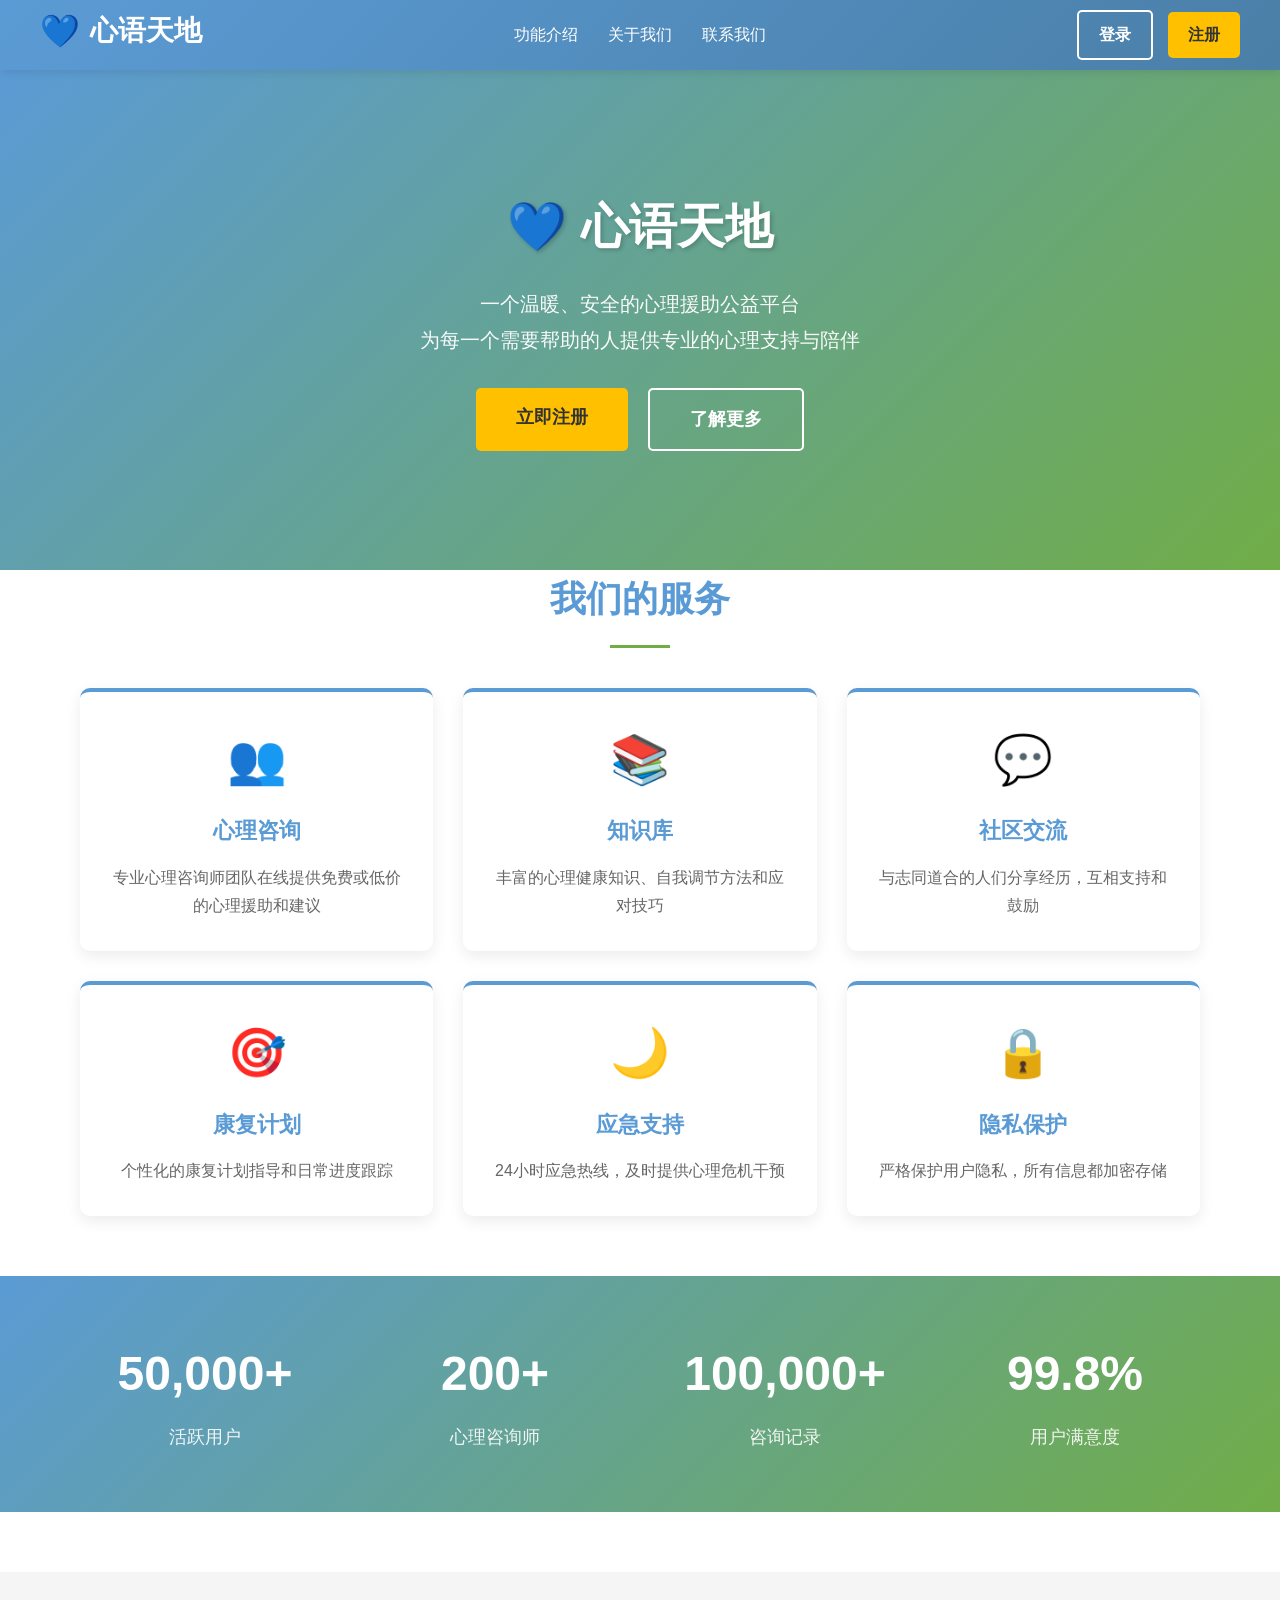
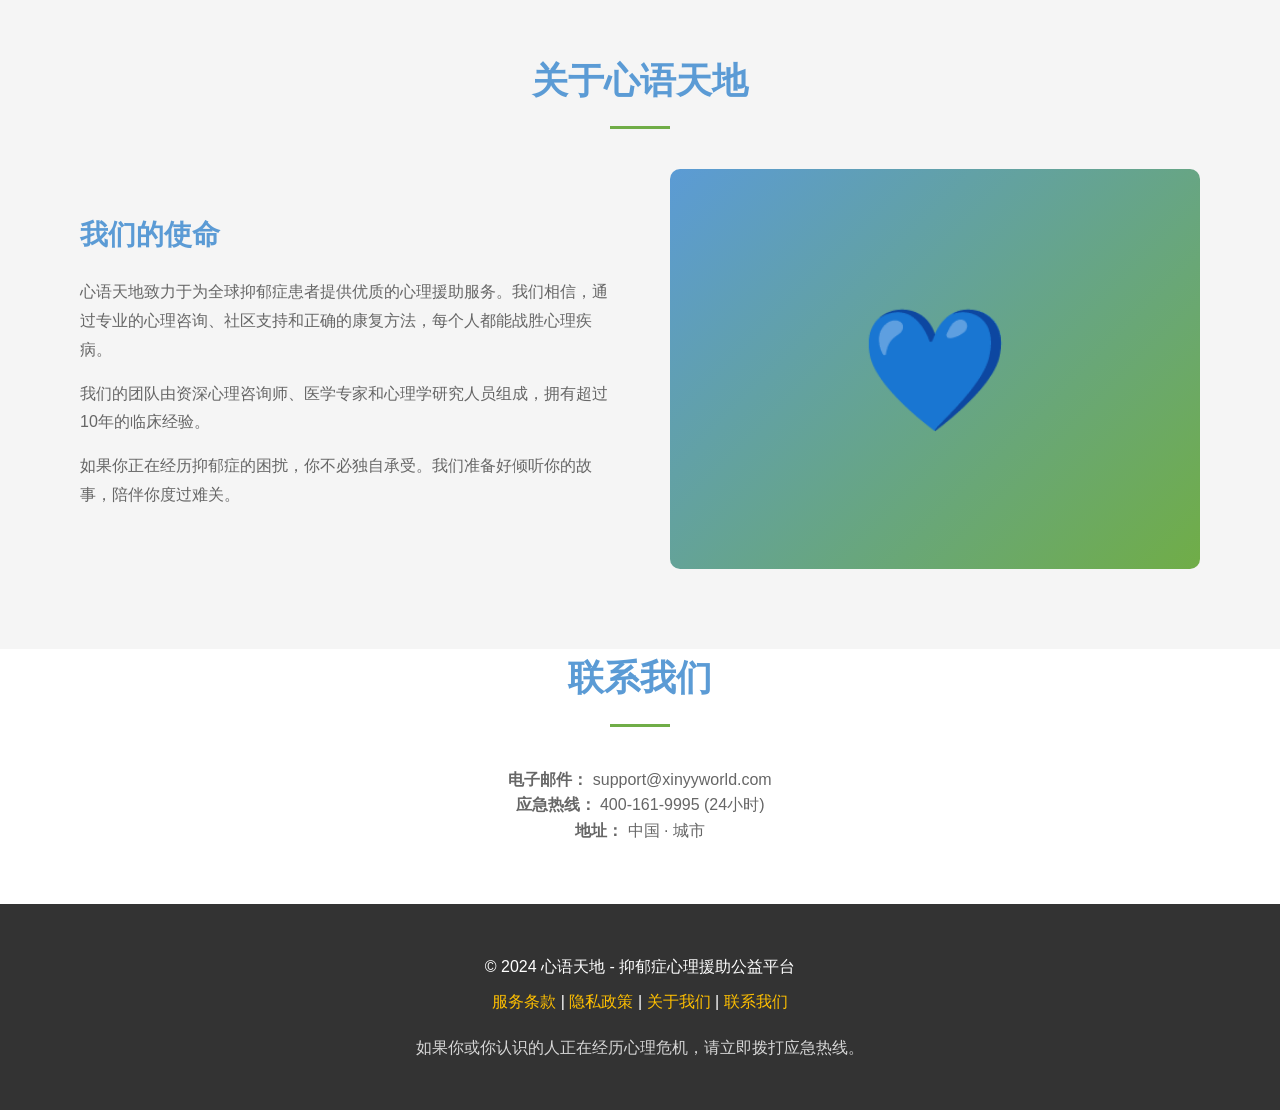
<file: templates/home.html>
<!DOCTYPE html>
<html lang="zh-CN">
<head>
    <meta charset="UTF-8">
    <meta name="viewport" content="width=device-width, initial-scale=1.0">
    <title>心语天地 - 抑郁症心理援助公益平台</title>
    <style>
        * {
            margin: 0;
            padding: 0;
            box-sizing: border-box;
        }

        :root {
            --primary-color: #5B9BD5;
            --secondary-color: #70AD47;
            --accent-color: #FFC000;
            --text-dark: #333333;
            --text-light: #666666;
            --bg-light: #F5F5F5;
            --border-color: #E0E0E0;
        }

        body {
            font-family: 'Segoe UI', Tahoma, Geneva, Verdana, sans-serif;
            color: var(--text-dark);
            line-height: 1.6;
            background-color: #fff;
        }

        /* 导航栏 */
        nav {
            background: linear-gradient(135deg, var(--primary-color) 0%, #4a7fa7 100%);
            padding: 0 40px;
            display: flex;
            justify-content: space-between;
            align-items: center;
            height: 70px;
            box-shadow: 0 2px 10px rgba(0,0,0,0.1);
            position: sticky;
            top: 0;
            z-index: 100;
        }

        .logo {
            font-size: 28px;
            font-weight: 700;
            color: white;
            text-decoration: none;
            display: flex;
            align-items: center;
            gap: 10px;
        }

        .logo-icon {
            font-size: 32px;
        }

        nav ul {
            display: flex;
            list-style: none;
            gap: 30px;
        }

        nav a {
            color: white;
            text-decoration: none;
            font-weight: 500;
            transition: 0.3s;
            border-bottom: 2px solid transparent;
            padding-bottom: 5px;
        }

        nav a:hover {
            border-bottom-color: var(--accent-color);
        }

        .nav-right {
            display: flex;
            gap: 15px;
            align-items: center;
        }

        .btn {
            padding: 10px 20px;
            border-radius: 5px;
            border: none;
            cursor: pointer;
            font-weight: 600;
            transition: 0.3s;
            text-decoration: none;
            display: inline-block;
        }

        .btn-primary {
            background-color: var(--accent-color);
            color: var(--text-dark);
        }

        .btn-primary:hover {
            background-color: #FFB400;
            transform: translateY(-2px);
        }

        .btn-secondary {
            background-color: transparent;
            color: white;
            border: 2px solid white;
        }

        .btn-secondary:hover {
            background-color: white;
            color: var(--primary-color);
        }

        /* Hero Section */
        .hero {
            background: linear-gradient(135deg, var(--primary-color) 0%, #70AD47 100%);
            color: white;
            padding: 80px 40px;
            text-align: center;
            min-height: 500px;
            display: flex;
            flex-direction: column;
            justify-content: center;
            align-items: center;
        }

        .hero h1 {
            font-size: 48px;
            margin-bottom: 20px;
            font-weight: 800;
            text-shadow: 2px 2px 4px rgba(0,0,0,0.2);
        }

        .hero p {
            font-size: 20px;
            margin-bottom: 30px;
            max-width: 600px;
            line-height: 1.8;
            opacity: 0.95;
        }

        .hero-buttons {
            display: flex;
            gap: 20px;
            justify-content: center;
            flex-wrap: wrap;
        }

        .btn-large {
            padding: 15px 40px;
            font-size: 18px;
        }

        /* 主要内容区 */
        .container {
            max-width: 1200px;
            margin: 0 auto;
            padding: 0 40px;
        }

        section {
            padding: 80px 40px;
        }

        section h2 {
            font-size: 36px;
            margin-bottom: 40px;
            text-align: center;
            color: var(--primary-color);
            position: relative;
            padding-bottom: 20px;
        }

        section h2::after {
            content: '';
            position: absolute;
            bottom: 0;
            left: 50%;
            transform: translateX(-50%);
            width: 60px;
            height: 3px;
            background: var(--secondary-color);
        }

        /* 特性卡片 */
        .features {
            display: grid;
            grid-template-columns: repeat(auto-fit, minmax(280px, 1fr));
            gap: 30px;
            margin-top: 40px;
        }

        .feature-card {
            background: white;
            border-radius: 10px;
            padding: 30px;
            text-align: center;
            box-shadow: 0 5px 15px rgba(0,0,0,0.08);
            transition: all 0.3s ease;
            border-top: 4px solid var(--primary-color);
        }

        .feature-card:hover {
            transform: translateY(-10px);
            box-shadow: 0 10px 25px rgba(0,0,0,0.15);
        }

        .feature-icon {
            font-size: 48px;
            margin-bottom: 15px;
        }

        .feature-card h3 {
            font-size: 22px;
            margin-bottom: 15px;
            color: var(--primary-color);
        }

        .feature-card p {
            color: var(--text-light);
            line-height: 1.8;
        }

        /* 统计数据 */
        .stats {
            background: linear-gradient(135deg, var(--primary-color) 0%, #70AD47 100%);
            color: white;
            padding: 60px 40px;
            margin: 60px 0;
        }

        .stats-grid {
            display: grid;
            grid-template-columns: repeat(auto-fit, minmax(200px, 1fr));
            gap: 40px;
            text-align: center;
        }

        .stat-item h3 {
            font-size: 48px;
            margin-bottom: 10px;
            font-weight: 700;
        }

        .stat-item p {
            font-size: 18px;
            opacity: 0.9;
        }

        /* 关于区域 */
        .about-section {
            background: var(--bg-light);
        }

        .about-content {
            display: grid;
            grid-template-columns: 1fr 1fr;
            gap: 60px;
            align-items: center;
            margin-top: 40px;
        }

        .about-text h3 {
            font-size: 28px;
            color: var(--primary-color);
            margin-bottom: 20px;
        }

        .about-text p {
            margin-bottom: 15px;
            color: var(--text-light);
            line-height: 1.8;
        }

        .about-image {
            background: linear-gradient(135deg, var(--primary-color) 0%, #70AD47 100%);
            border-radius: 10px;
            height: 400px;
            display: flex;
            align-items: center;
            justify-content: center;
            font-size: 120px;
            color: white;
        }

        /* 底部 */
        footer {
            background: var(--text-dark);
            color: white;
            text-align: center;
            padding: 40px;
            margin-top: 60px;
        }

        footer p {
            margin: 10px 0;
        }

        footer a {
            color: var(--accent-color);
            text-decoration: none;
        }

        footer a:hover {
            text-decoration: underline;
        }

        /* 响应式设计 */
        @media (max-width: 768px) {
            nav {
                padding: 0 20px;
                flex-direction: column;
                height: auto;
                gap: 15px;
            }

            nav ul {
                gap: 15px;
                flex-wrap: wrap;
                justify-content: center;
            }

            .hero {
                padding: 50px 20px;
                min-height: auto;
            }

            .hero h1 {
                font-size: 32px;
            }

            .hero p {
                font-size: 16px;
            }

            section {
                padding: 40px 20px;
            }

            section h2 {
                font-size: 28px;
            }

            .about-content {
                grid-template-columns: 1fr;
                gap: 30px;
            }

            .about-image {
                height: 300px;
                font-size: 80px;
            }

            .hero-buttons {
                flex-direction: column;
            }

            .btn {
                width: 100%;
                text-align: center;
            }
        }
    </style>
</head>
<body>
    <!-- 导航栏 -->
    <nav>
        <a href="/" class="logo">
            <span class="logo-icon">💙</span>
            <span>心语天地</span>
        </a>
        <ul>
            <li><a href="#features">功能介绍</a></li>
            <li><a href="#about">关于我们</a></li>
            <li><a href="#contact">联系我们</a></li>
        </ul>
        <div class="nav-right">
            <a href="/login" class="btn btn-secondary">登录</a>
            <a href="/register" class="btn btn-primary">注册</a>
        </div>
    </nav>

    <!-- Hero Section -->
    <section class="hero">
        <h1>💙 心语天地</h1>
        <p>一个温暖、安全的心理援助公益平台<br>为每一个需要帮助的人提供专业的心理支持与陪伴</p>
        <div class="hero-buttons">
            <a href="/register" class="btn btn-primary btn-large">立即注册</a>
            <a href="#features" class="btn btn-secondary btn-large">了解更多</a>
        </div>
    </section>

    <!-- 特性介绍 -->
    <section class="container" id="features">
        <h2>我们的服务</h2>
        <div class="features">
            <div class="feature-card">
                <div class="feature-icon">👥</div>
                <h3>心理咨询</h3>
                <p>专业心理咨询师团队在线提供免费或低价的心理援助和建议</p>
            </div>
            <div class="feature-card">
                <div class="feature-icon">📚</div>
                <h3>知识库</h3>
                <p>丰富的心理健康知识、自我调节方法和应对技巧</p>
            </div>
            <div class="feature-card">
                <div class="feature-icon">💬</div>
                <h3>社区交流</h3>
                <p>与志同道合的人们分享经历，互相支持和鼓励</p>
            </div>
            <div class="feature-card">
                <div class="feature-icon">🎯</div>
                <h3>康复计划</h3>
                <p>个性化的康复计划指导和日常进度跟踪</p>
            </div>
            <div class="feature-card">
                <div class="feature-icon">🌙</div>
                <h3>应急支持</h3>
                <p>24小时应急热线，及时提供心理危机干预</p>
            </div>
            <div class="feature-card">
                <div class="feature-icon">🔒</div>
                <h3>隐私保护</h3>
                <p>严格保护用户隐私，所有信息都加密存储</p>
            </div>
        </div>
    </section>

    <!-- 统计数据 -->
    <section class="stats">
        <div class="container">
            <div class="stats-grid">
                <div class="stat-item">
                    <h3>50,000+</h3>
                    <p>活跃用户</p>
                </div>
                <div class="stat-item">
                    <h3>200+</h3>
                    <p>心理咨询师</p>
                </div>
                <div class="stat-item">
                    <h3>100,000+</h3>
                    <p>咨询记录</p>
                </div>
                <div class="stat-item">
                    <h3>99.8%</h3>
                    <p>用户满意度</p>
                </div>
            </div>
        </div>
    </section>

    <!-- 关于我们 -->
    <section class="about-section" id="about">
        <div class="container">
            <h2>关于心语天地</h2>
            <div class="about-content">
                <div class="about-text">
                    <h3>我们的使命</h3>
                    <p>心语天地致力于为全球抑郁症患者提供优质的心理援助服务。我们相信，通过专业的心理咨询、社区支持和正确的康复方法，每个人都能战胜心理疾病。</p>
                    <p>我们的团队由资深心理咨询师、医学专家和心理学研究人员组成，拥有超过10年的临床经验。</p>
                    <p>如果你正在经历抑郁症的困扰，你不必独自承受。我们准备好倾听你的故事，陪伴你度过难关。</p>
                </div>
                <div class="about-image">💙</div>
            </div>
        </div>
    </section>

    <!-- 联系我们 -->
    <section class="container" id="contact">
        <h2>联系我们</h2>
        <div style="text-align: center; margin-top: 40px;">
            <p style="color: var(--text-light); margin: 20px 0;">
                <strong>电子邮件：</strong> support@xinyyworld.com<br>
                <strong>应急热线：</strong> 400-161-9995 (24小时)<br>
                <strong>地址：</strong> 中国 · 城市
            </p>
        </div>
    </section>

    <!-- 底部 -->
    <footer>
        <p>&copy; 2024 心语天地 - 抑郁症心理援助公益平台</p>
        <p>
            <a href="#">服务条款</a> | 
            <a href="#">隐私政策</a> | 
            <a href="#">关于我们</a> | 
            <a href="#">联系我们</a>
        </p>
        <p style="margin-top: 20px; opacity: 0.8;">
            如果你或你认识的人正在经历心理危机，请立即拨打应急热线。
        </p>
    </footer>
</body>
</html>
</file>
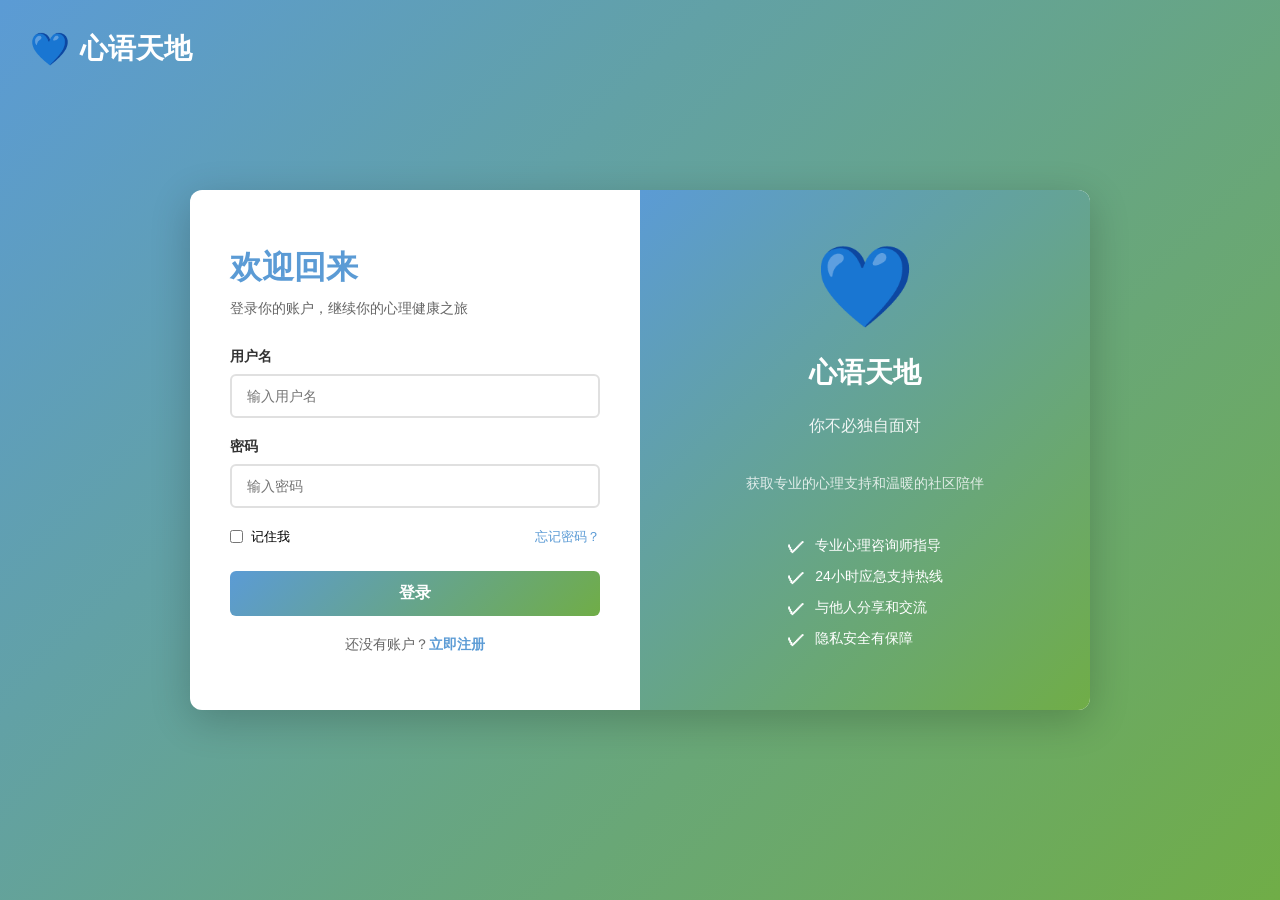
<file: templates/login.html>
<!DOCTYPE html>
<html lang="zh-CN">
<head>
    <meta charset="UTF-8">
    <meta name="viewport" content="width=device-width, initial-scale=1.0">
    <title>登录 - 心语天地</title>
    <style>
        * {
            margin: 0;
            padding: 0;
            box-sizing: border-box;
        }

        :root {
            --primary-color: #5B9BD5;
            --secondary-color: #70AD47;
            --accent-color: #FFC000;
            --text-dark: #333333;
            --text-light: #666666;
            --bg-light: #F5F5F5;
            --border-color: #E0E0E0;
            --error-color: #D32F2F;
        }

        body {
            font-family: 'Segoe UI', Tahoma, Geneva, Verdana, sans-serif;
            background: linear-gradient(135deg, var(--primary-color) 0%, var(--secondary-color) 100%);
            min-height: 100vh;
            display: flex;
            justify-content: center;
            align-items: center;
            padding: 20px;
        }

        .logo {
            position: absolute;
            top: 30px;
            left: 30px;
            font-size: 28px;
            font-weight: 700;
            color: white;
            text-decoration: none;
            display: flex;
            align-items: center;
            gap: 10px;
        }

        .logo-icon {
            font-size: 32px;
        }

        .container {
            background: white;
            border-radius: 12px;
            box-shadow: 0 10px 40px rgba(0,0,0,0.2);
            overflow: hidden;
            display: grid;
            grid-template-columns: 1fr 1fr;
            max-width: 900px;
            width: 100%;
        }

        .form-side {
            padding: 50px 40px;
            display: flex;
            flex-direction: column;
            justify-content: center;
        }

        .form-side h1 {
            font-size: 32px;
            color: var(--primary-color);
            margin-bottom: 10px;
        }

        .form-side p {
            color: var(--text-light);
            margin-bottom: 30px;
            font-size: 14px;
        }

        .form-group {
            margin-bottom: 20px;
        }

        .form-group label {
            display: block;
            color: var(--text-dark);
            font-weight: 600;
            margin-bottom: 8px;
            font-size: 14px;
        }

        .form-group input {
            width: 100%;
            padding: 12px 15px;
            border: 2px solid var(--border-color);
            border-radius: 6px;
            font-size: 14px;
            transition: all 0.3s ease;
            font-family: inherit;
        }

        .form-group input:focus {
            outline: none;
            border-color: var(--primary-color);
            box-shadow: 0 0 0 3px rgba(91, 155, 213, 0.1);
        }

        .error-message {
            color: var(--error-color);
            font-size: 13px;
            margin-top: 5px;
            display: none;
        }

        .error-message.show {
            display: block;
        }

        .form-group input.error {
            border-color: var(--error-color);
        }

        .remember-forgot {
            display: flex;
            justify-content: space-between;
            align-items: center;
            margin-bottom: 25px;
            font-size: 13px;
        }

        .remember-forgot a {
            color: var(--primary-color);
            text-decoration: none;
        }

        .remember-forgot a:hover {
            text-decoration: underline;
        }

        .checkbox {
            display: flex;
            align-items: center;
            gap: 8px;
        }

        .checkbox input {
            width: auto;
            margin: 0;
        }

        .btn-login {
            background: linear-gradient(135deg, var(--primary-color) 0%, var(--secondary-color) 100%);
            color: white;
            padding: 12px 20px;
            border: none;
            border-radius: 6px;
            font-weight: 600;
            font-size: 16px;
            cursor: pointer;
            transition: all 0.3s ease;
            width: 100%;
            margin-bottom: 20px;
        }

        .btn-login:hover {
            transform: translateY(-2px);
            box-shadow: 0 5px 15px rgba(91, 155, 213, 0.4);
        }

        .btn-login:disabled {
            opacity: 0.6;
            cursor: not-allowed;
            transform: none;
        }

        .divider {
            text-align: center;
            margin: 20px 0;
            color: var(--text-light);
            font-size: 13px;
            position: relative;
        }

        .divider::before,
        .divider::after {
            content: '';
            position: absolute;
            top: 50%;
            width: 45%;
            height: 1px;
            background: var(--border-color);
        }

        .divider::before {
            left: 0;
        }

        .divider::after {
            right: 0;
        }

        .signup-link {
            text-align: center;
            color: var(--text-light);
            font-size: 14px;
        }

        .signup-link a {
            color: var(--primary-color);
            font-weight: 600;
            text-decoration: none;
        }

        .signup-link a:hover {
            text-decoration: underline;
        }

        .hero-side {
            background: linear-gradient(135deg, var(--primary-color) 0%, var(--secondary-color) 100%);
            color: white;
            padding: 50px 40px;
            display: flex;
            flex-direction: column;
            justify-content: center;
            align-items: center;
            text-align: center;
        }

        .hero-side h2 {
            font-size: 28px;
            margin-bottom: 20px;
            font-weight: 700;
        }

        .hero-side p {
            font-size: 16px;
            opacity: 0.9;
            line-height: 1.8;
            margin-bottom: 30px;
        }

        .hero-icon {
            font-size: 80px;
            margin-bottom: 20px;
        }

        .hero-features {
            list-style: none;
            text-align: left;
        }

        .hero-features li {
            margin: 10px 0;
            font-size: 14px;
            display: flex;
            align-items: center;
            gap: 10px;
        }

        .hero-features li::before {
            content: '✓';
            font-weight: bold;
            font-size: 18px;
        }

        /* 响应式设计 */
        @media (max-width: 768px) {
            .logo {
                top: 15px;
                left: 15px;
                font-size: 22px;
            }

            .container {
                grid-template-columns: 1fr;
            }

            .form-side {
                padding: 40px 30px;
            }

            .hero-side {
                display: none;
            }

            .form-side h1 {
                font-size: 28px;
            }
        }

        .success-message {
            background: #E8F5E9;
            color: #2E7D32;
            padding: 12px 15px;
            border-radius: 6px;
            margin-bottom: 20px;
            border-left: 4px solid #4CAF50;
            display: none;
        }

        .success-message.show {
            display: block;
        }
    </style>
</head>
<body>
    <a href="/" class="logo">
        <span class="logo-icon">💙</span>
        <span>心语天地</span>
    </a>

    <div class="container">
        <div class="form-side">
            <h1>欢迎回来</h1>
            <p>登录你的账户，继续你的心理健康之旅</p>

            <div class="success-message" id="successMessage"></div>

            <form id="loginForm">
                <div class="form-group">
                    <label for="username">用户名</label>
                    <input type="text" id="username" name="username" placeholder="输入用户名" required>
                    <div class="error-message" id="usernameError"></div>
                </div>

                <div class="form-group">
                    <label for="password">密码</label>
                    <input type="password" id="password" name="password" placeholder="输入密码" required>
                    <div class="error-message" id="passwordError"></div>
                </div>

                <div class="remember-forgot">
                    <label class="checkbox">
                        <input type="checkbox" name="remember">
                        <span>记住我</span>
                    </label>
                    <a href="#">忘记密码？</a>
                </div>

                <button type="submit" class="btn-login">登录</button>
            </form>

            <div class="signup-link">
                还没有账户？<a href="/register">立即注册</a>
            </div>
        </div>

        <div class="hero-side">
            <div class="hero-icon">💙</div>
            <h2>心语天地</h2>
            <p>你不必独自面对</p>
            <p style="font-size: 14px; opacity: 0.8;">获取专业的心理支持和温暖的社区陪伴</p>
            <ul class="hero-features">
                <li>专业心理咨询师指导</li>
                <li>24小时应急支持热线</li>
                <li>与他人分享和交流</li>
                <li>隐私安全有保障</li>
            </ul>
        </div>
    </div>

    <script>
        document.getElementById('loginForm').addEventListener('submit', async (e) => {
            e.preventDefault();

            const username = document.getElementById('username').value.trim();
            const password = document.getElementById('password').value;

            // 清除错误消息
            document.getElementById('usernameError').classList.remove('show');
            document.getElementById('passwordError').classList.remove('show');
            document.getElementById('username').classList.remove('error');
            document.getElementById('password').classList.remove('error');

            // 验证
            if (!username) {
                showError('usernameError', '用户名不能为空');
                return;
            }
            if (!password) {
                showError('passwordError', '密码不能为空');
                return;
            }

            // 禁用按钮
            const btn = document.querySelector('.btn-login');
            btn.disabled = true;

            try {
                const response = await fetch('/api/login', {
                    method: 'POST',
                    headers: { 'Content-Type': 'application/json' },
                    body: JSON.stringify({ username, password })
                });

                const data = await response.json();

                if (response.ok) {
                    // 登录成功
                    showSuccess('登录成功，正在跳转...');
                    setTimeout(() => {
                        window.location.href = '/dashboard';
                    }, 1500);
                } else {
                    // 登录失败
                    showError('usernameError', data.message || '登录失败，请检查用户名和密码');
                    document.getElementById('username').classList.add('error');
                    document.getElementById('password').classList.add('error');
                }
            } catch (error) {
                showError('usernameError', '登录出错，请稍后重试');
            } finally {
                btn.disabled = false;
            }
        });

        function showError(elementId, message) {
            const element = document.getElementById(elementId);
            element.textContent = message;
            element.classList.add('show');
        }

        function showSuccess(message) {
            const element = document.getElementById('successMessage');
            element.textContent = message;
            element.classList.add('show');
        }
    </script>
</body>
</html>
</file>
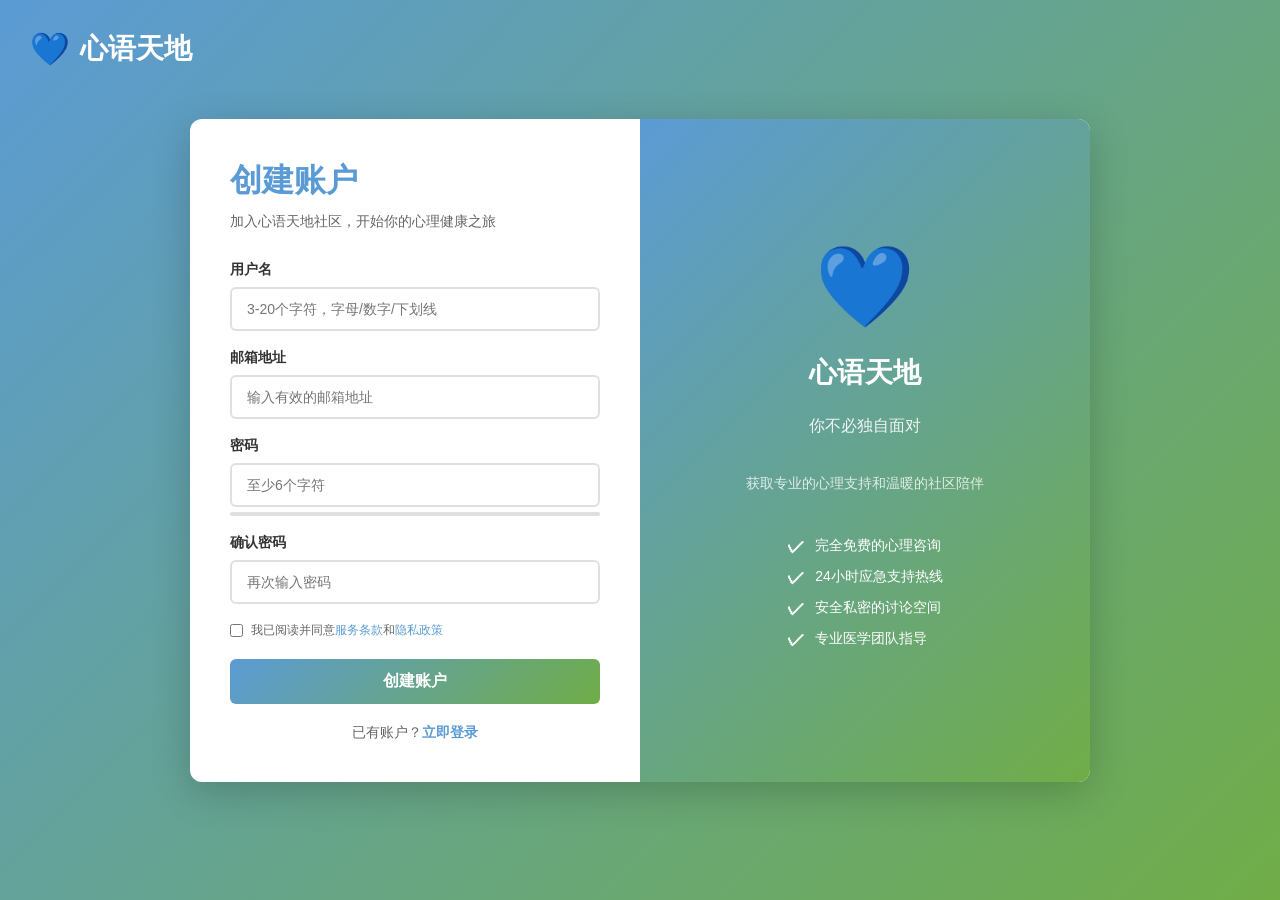
<file: templates/register.html>
<!DOCTYPE html>
<html lang="zh-CN">
<head>
    <meta charset="UTF-8">
    <meta name="viewport" content="width=device-width, initial-scale=1.0">
    <title>注册 - 心语天地</title>
    <style>
        * {
            margin: 0;
            padding: 0;
            box-sizing: border-box;
        }

        :root {
            --primary-color: #5B9BD5;
            --secondary-color: #70AD47;
            --accent-color: #FFC000;
            --text-dark: #333333;
            --text-light: #666666;
            --bg-light: #F5F5F5;
            --border-color: #E0E0E0;
            --error-color: #D32F2F;
            --success-color: #4CAF50;
        }

        body {
            font-family: 'Segoe UI', Tahoma, Geneva, Verdana, sans-serif;
            background: linear-gradient(135deg, var(--primary-color) 0%, var(--secondary-color) 100%);
            min-height: 100vh;
            display: flex;
            justify-content: center;
            align-items: center;
            padding: 20px;
        }

        .logo {
            position: absolute;
            top: 30px;
            left: 30px;
            font-size: 28px;
            font-weight: 700;
            color: white;
            text-decoration: none;
            display: flex;
            align-items: center;
            gap: 10px;
        }

        .logo-icon {
            font-size: 32px;
        }

        .container {
            background: white;
            border-radius: 12px;
            box-shadow: 0 10px 40px rgba(0,0,0,0.2);
            overflow: hidden;
            display: grid;
            grid-template-columns: 1fr 1fr;
            max-width: 900px;
            width: 100%;
        }

        .form-side {
            padding: 40px 40px;
            display: flex;
            flex-direction: column;
            justify-content: center;
        }

        .form-side h1 {
            font-size: 32px;
            color: var(--primary-color);
            margin-bottom: 10px;
        }

        .form-side p {
            color: var(--text-light);
            margin-bottom: 30px;
            font-size: 14px;
        }

        .form-group {
            margin-bottom: 18px;
        }

        .form-group label {
            display: block;
            color: var(--text-dark);
            font-weight: 600;
            margin-bottom: 8px;
            font-size: 14px;
        }

        .form-group input {
            width: 100%;
            padding: 12px 15px;
            border: 2px solid var(--border-color);
            border-radius: 6px;
            font-size: 14px;
            transition: all 0.3s ease;
            font-family: inherit;
        }

        .form-group input:focus {
            outline: none;
            border-color: var(--primary-color);
            box-shadow: 0 0 0 3px rgba(91, 155, 213, 0.1);
        }

        .form-group input.error {
            border-color: var(--error-color);
        }

        .form-group input.success {
            border-color: var(--success-color);
        }

        .error-message {
            color: var(--error-color);
            font-size: 12px;
            margin-top: 5px;
            display: none;
        }

        .error-message.show {
            display: block;
        }

        .success-icon {
            color: var(--success-color);
            font-size: 12px;
            margin-top: 5px;
        }

        .terms {
            font-size: 12px;
            color: var(--text-light);
            margin-bottom: 20px;
        }

        .terms a {
            color: var(--primary-color);
            text-decoration: none;
        }

        .terms a:hover {
            text-decoration: underline;
        }

        .btn-register {
            background: linear-gradient(135deg, var(--primary-color) 0%, var(--secondary-color) 100%);
            color: white;
            padding: 12px 20px;
            border: none;
            border-radius: 6px;
            font-weight: 600;
            font-size: 16px;
            cursor: pointer;
            transition: all 0.3s ease;
            width: 100%;
            margin-bottom: 20px;
        }

        .btn-register:hover {
            transform: translateY(-2px);
            box-shadow: 0 5px 15px rgba(91, 155, 213, 0.4);
        }

        .btn-register:disabled {
            opacity: 0.6;
            cursor: not-allowed;
            transform: none;
        }

        .login-link {
            text-align: center;
            color: var(--text-light);
            font-size: 14px;
        }

        .login-link a {
            color: var(--primary-color);
            font-weight: 600;
            text-decoration: none;
        }

        .login-link a:hover {
            text-decoration: underline;
        }

        .hero-side {
            background: linear-gradient(135deg, var(--primary-color) 0%, var(--secondary-color) 100%);
            color: white;
            padding: 50px 40px;
            display: flex;
            flex-direction: column;
            justify-content: center;
            align-items: center;
            text-align: center;
        }

        .hero-side h2 {
            font-size: 28px;
            margin-bottom: 20px;
            font-weight: 700;
        }

        .hero-side p {
            font-size: 16px;
            opacity: 0.9;
            line-height: 1.8;
            margin-bottom: 30px;
        }

        .hero-icon {
            font-size: 80px;
            margin-bottom: 20px;
        }

        .hero-features {
            list-style: none;
            text-align: left;
        }

        .hero-features li {
            margin: 10px 0;
            font-size: 14px;
            display: flex;
            align-items: center;
            gap: 10px;
        }

        .hero-features li::before {
            content: '✓';
            font-weight: bold;
            font-size: 18px;
        }

        .password-strength {
            font-size: 12px;
            margin-top: 5px;
        }

        .strength-bar {
            height: 4px;
            background: var(--border-color);
            border-radius: 2px;
            margin-top: 5px;
            overflow: hidden;
        }

        .strength-fill {
            height: 100%;
            width: 0%;
            background: var(--error-color);
            transition: all 0.3s ease;
        }

        .strength-weak { background: var(--error-color); }
        .strength-medium { background: var(--accent-color); }
        .strength-strong { background: var(--success-color); }

        .success-message {
            background: #E8F5E9;
            color: #2E7D32;
            padding: 12px 15px;
            border-radius: 6px;
            margin-bottom: 20px;
            border-left: 4px solid #4CAF50;
            display: none;
        }

        .success-message.show {
            display: block;
        }

        /* 响应式设计 */
        @media (max-width: 768px) {
            .logo {
                top: 15px;
                left: 15px;
                font-size: 22px;
            }

            .container {
                grid-template-columns: 1fr;
            }

            .form-side {
                padding: 30px 25px;
            }

            .hero-side {
                display: none;
            }

            .form-side h1 {
                font-size: 28px;
            }

            .form-group {
                margin-bottom: 15px;
            }
        }
    </style>
</head>
<body>
    <a href="/" class="logo">
        <span class="logo-icon">💙</span>
        <span>心语天地</span>
    </a>

    <div class="container">
        <div class="form-side">
            <h1>创建账户</h1>
            <p>加入心语天地社区，开始你的心理健康之旅</p>

            <div class="success-message" id="successMessage"></div>

            <form id="registerForm">
                <div class="form-group">
                    <label for="username">用户名</label>
                    <input type="text" id="username" name="username" placeholder="3-20个字符，字母/数字/下划线" required>
                    <div class="error-message" id="usernameError"></div>
                </div>

                <div class="form-group">
                    <label for="email">邮箱地址</label>
                    <input type="email" id="email" name="email" placeholder="输入有效的邮箱地址" required>
                    <div class="error-message" id="emailError"></div>
                </div>

                <div class="form-group">
                    <label for="password">密码</label>
                    <input type="password" id="password" name="password" placeholder="至少6个字符" required>
                    <div class="password-strength" id="passwordStrength"></div>
                    <div class="strength-bar">
                        <div class="strength-fill" id="strengthFill"></div>
                    </div>
                    <div class="error-message" id="passwordError"></div>
                </div>

                <div class="form-group">
                    <label for="confirmPassword">确认密码</label>
                    <input type="password" id="confirmPassword" name="confirmPassword" placeholder="再次输入密码" required>
                    <div class="error-message" id="confirmPasswordError"></div>
                </div>

                <div class="terms">
                    <label style="display: flex; align-items: center; gap: 8px;">
                        <input type="checkbox" id="agreeTerms" required>
                        <span>我已阅读并同意<a href="#">服务条款</a>和<a href="#">隐私政策</a></span>
                    </label>
                </div>

                <button type="submit" class="btn-register">创建账户</button>
            </form>

            <div class="login-link">
                已有账户？<a href="/login">立即登录</a>
            </div>
        </div>

        <div class="hero-side">
            <div class="hero-icon">💙</div>
            <h2>心语天地</h2>
            <p>你不必独自面对</p>
            <p style="font-size: 14px; opacity: 0.8;">获取专业的心理支持和温暖的社区陪伴</p>
            <ul class="hero-features">
                <li>完全免费的心理咨询</li>
                <li>24小时应急支持热线</li>
                <li>安全私密的讨论空间</li>
                <li>专业医学团队指导</li>
            </ul>
        </div>
    </div>

    <script>
        // 密码强度检查
        document.getElementById('password').addEventListener('input', (e) => {
            const password = e.target.value;
            const strength = checkPasswordStrength(password);
            updateStrengthBar(strength);
        });

        function checkPasswordStrength(password) {
            let strength = 0;
            if (password.length >= 6) strength++;
            if (password.length >= 8) strength++;
            if (/[a-z]/.test(password) && /[A-Z]/.test(password)) strength++;
            if (/\d/.test(password)) strength++;
            if (/[!@#$%^&*]/.test(password)) strength++;
            return strength;
        }

        function updateStrengthBar(strength) {
            const fill = document.getElementById('strengthFill');
            const text = document.getElementById('passwordStrength');
            const width = (strength / 5) * 100;
            fill.style.width = width + '%';

            if (strength <= 1) {
                fill.className = 'strength-fill strength-weak';
                text.textContent = '弱';
            } else if (strength <= 3) {
                fill.className = 'strength-fill strength-medium';
                text.textContent = '中等';
            } else {
                fill.className = 'strength-fill strength-strong';
                text.textContent = '强';
            }
        }

        // 表单提交
        document.getElementById('registerForm').addEventListener('submit', async (e) => {
            e.preventDefault();

            // 获取表单数据
            const username = document.getElementById('username').value.trim();
            const email = document.getElementById('email').value.trim();
            const password = document.getElementById('password').value;
            const confirmPassword = document.getElementById('confirmPassword').value;
            const agreeTerms = document.getElementById('agreeTerms').checked;

            // 清除所有错误
            clearErrors();

            // 验证
            if (!username) {
                showError('usernameError', '用户名不能为空');
                return;
            }
            if (!email) {
                showError('emailError', '邮箱不能为空');
                return;
            }
            if (!validateEmail(email)) {
                showError('emailError', '邮箱格式不正确');
                return;
            }
            if (!password) {
                showError('passwordError', '密码不能为空');
                return;
            }
            if (password.length < 6) {
                showError('passwordError', '密码至少需要6个字符');
                return;
            }
            if (password !== confirmPassword) {
                showError('confirmPasswordError', '两次输入的密码不一致');
                return;
            }
            if (!agreeTerms) {
                alert('请同意服务条款和隐私政策');
                return;
            }

            // 禁用按钮
            const btn = document.querySelector('.btn-register');
            btn.disabled = true;

            try {
                const response = await fetch('/api/register', {
                    method: 'POST',
                    headers: { 'Content-Type': 'application/json' },
                    body: JSON.stringify({ username, email, password })
                });

                const data = await response.json();

                if (response.ok) {
                    showSuccess('注册成功，正在跳转...');
                    setTimeout(() => {
                        window.location.href = '/dashboard';
                    }, 1500);
                } else {
                    showError('usernameError', data.message || '注册失败，请稍后重试');
                }
            } catch (error) {
                showError('usernameError', '注册出错，请稍后重试');
            } finally {
                btn.disabled = false;
            }
        });

        function validateEmail(email) {
            const re = /^[^\s@]+@[^\s@]+\.[^\s@]+$/;
            return re.test(email);
        }

        function showError(elementId, message) {
            const element = document.getElementById(elementId);
            element.textContent = message;
            element.classList.add('show');
            // 给输入框加红色边框
            const inputId = elementId.replace('Error', '');
            document.getElementById(inputId)?.classList.add('error');
        }

        function showSuccess(message) {
            const element = document.getElementById('successMessage');
            element.textContent = message;
            element.classList.add('show');
        }

        function clearErrors() {
            document.querySelectorAll('.error-message').forEach(el => {
                el.classList.remove('show');
            });
            document.querySelectorAll('input').forEach(el => {
                el.classList.remove('error');
            });
        }
    </script>
</body>
</html>
</file>
